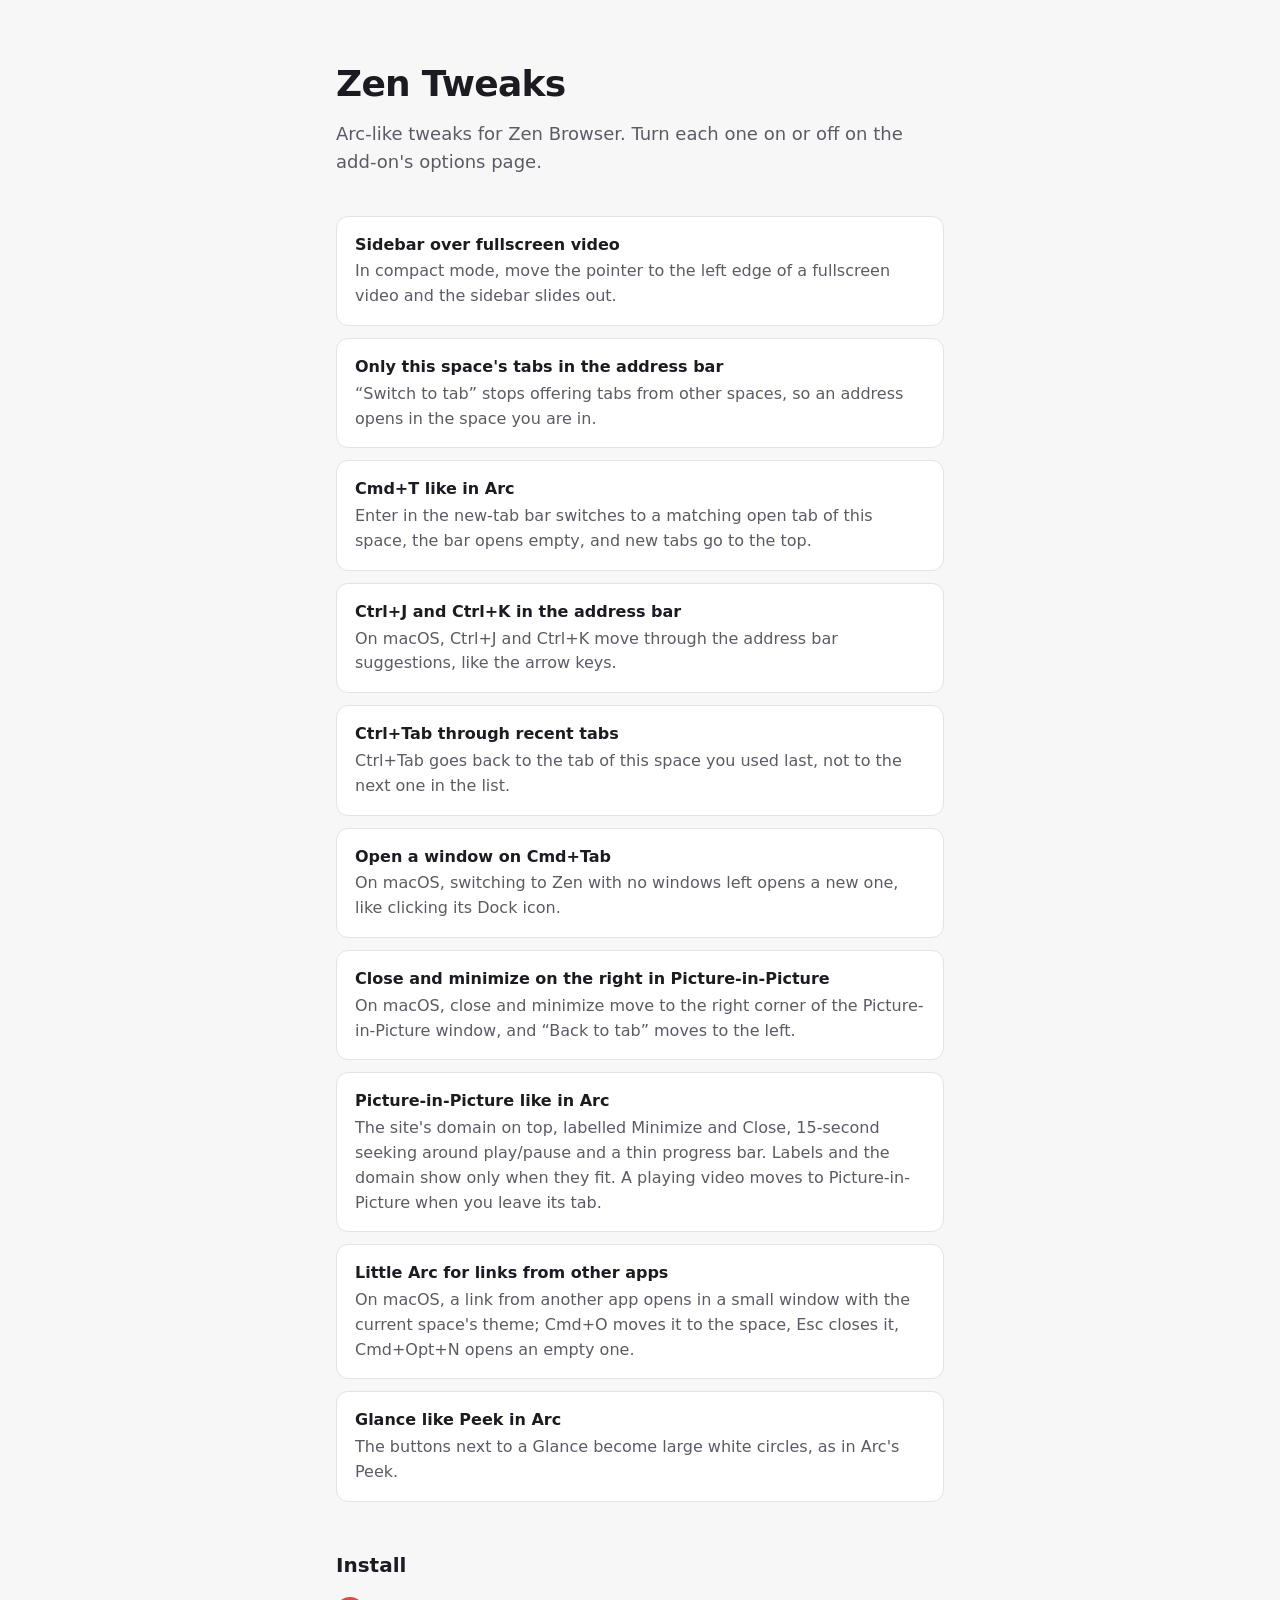
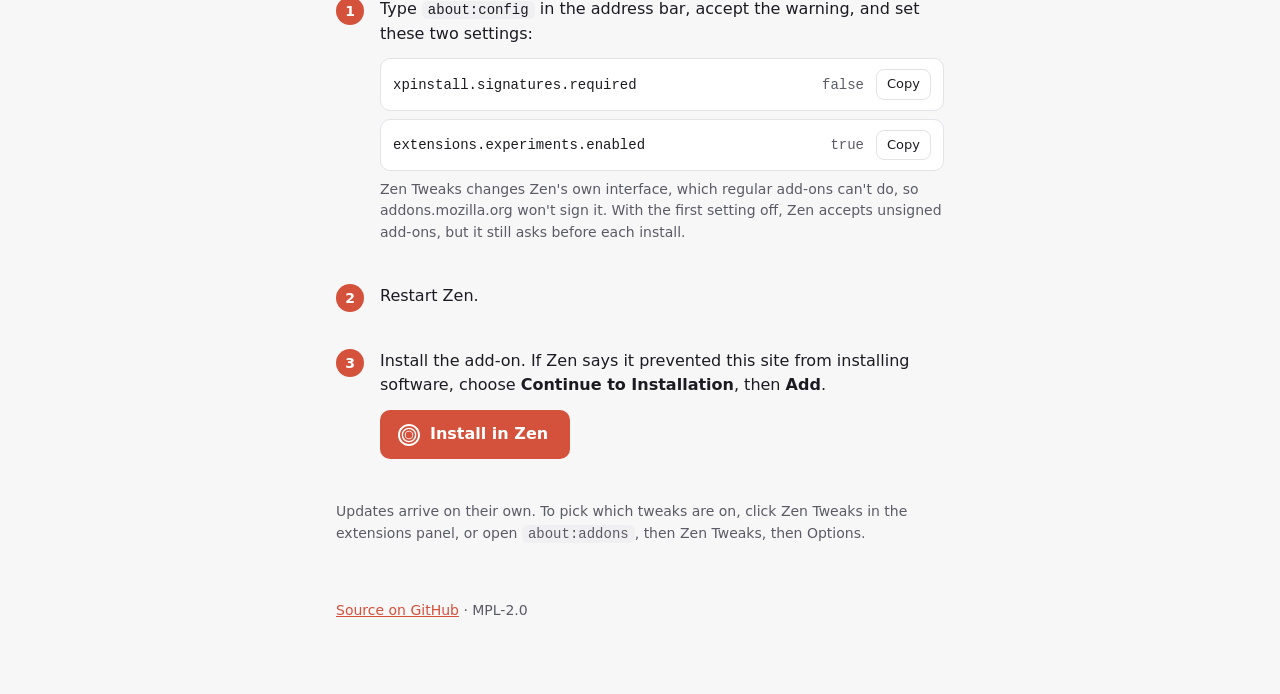
<file: site/index.html>
<!doctype html>
<html lang="en">
<head>
  <meta charset="utf-8">
  <meta name="viewport" content="width=device-width, initial-scale=1">
  <title>Zen Tweaks</title>
  <meta name="description" content="Arc-like tweaks for Zen Browser: the sidebar over fullscreen video, only this space's tabs in the address bar, Cmd+T like in Arc, Ctrl+J and Ctrl+K in the address bar, Ctrl+Tab through recent tabs, a window on Cmd+Tab, PiP buttons on the right, Picture-in-Picture like in Arc, Little Arc, Glance like Peek.">
  <style>
    :root {
      color-scheme: light dark;
      --bg: light-dark(#f7f7f8, #141416);
      --surface: light-dark(#ffffff, #1d1d21);
      --text: light-dark(#1c1b22, #ececf1);
      --muted: light-dark(#5b5b66, #a3a3ad);
      --border: light-dark(#e3e3e8, #2c2c33);
      /* Ближе к фирменному #F76F53 Zen, но с читаемым текстом на кнопке */
      --accent: light-dark(#d4513b, #f76f53);
      --accent-text: light-dark(#fff, #1a0f0c);
      --code-bg: light-dark(#f0f0f3, #26262c);
    }

    * { box-sizing: border-box; }

    body {
      margin: 0;
      background: var(--bg);
      color: var(--text);
      font: 16px/1.55 -apple-system, BlinkMacSystemFont, "Segoe UI", system-ui, sans-serif;
    }

    main {
      max-width: 640px;
      margin: 0 auto;
      padding: 56px 16px 72px;
    }

    h1 {
      margin: 0 0 8px;
      font-size: 36px;
      letter-spacing: -0.02em;
    }

    .lead {
      margin: 0 0 40px;
      color: var(--muted);
      font-size: 18px;
    }

    h2 {
      margin: 48px 0 16px;
      font-size: 20px;
    }

    .features {
      display: grid;
      gap: 12px;
      margin: 0;
      padding: 0;
      list-style: none;
    }

    .features li {
      padding: 16px 18px;
      border: 1px solid var(--border);
      border-radius: 12px;
      background: var(--surface);
    }

    .features strong {
      display: block;
      margin-bottom: 2px;
    }

    .features span {
      color: var(--muted);
    }

    ol.steps {
      margin: 0;
      padding: 0;
      list-style: none;
      counter-reset: step;
    }

    ol.steps > li {
      position: relative;
      padding: 0 0 28px 44px;
      counter-increment: step;
    }

    ol.steps > li::before {
      content: counter(step);
      position: absolute;
      left: 0;
      top: 0;
      width: 28px;
      height: 28px;
      border-radius: 50%;
      background: var(--accent);
      color: var(--accent-text);
      font-weight: 600;
      font-size: 14px;
      line-height: 28px;
      text-align: center;
    }

    ol.steps p {
      margin: 0 0 12px;
    }

    .pref {
      display: flex;
      align-items: center;
      gap: 12px;
      margin-bottom: 8px;
      padding: 10px 12px;
      border: 1px solid var(--border);
      border-radius: 10px;
      background: var(--surface);
    }

    code {
      padding: 1px 6px;
      border-radius: 6px;
      background: var(--code-bg);
      font: 14px ui-monospace, SFMono-Regular, Menlo, monospace;
    }

    .pref code {
      flex: 1;
      min-width: 0;
      padding: 0;
      background: none;
      overflow-wrap: anywhere;
    }

    .pref .value {
      color: var(--muted);
      font: 14px ui-monospace, SFMono-Regular, Menlo, monospace;
    }

    button.copy {
      flex: none;
      padding: 4px 10px;
      border: 1px solid var(--border);
      border-radius: 8px;
      background: transparent;
      color: var(--text);
      font: inherit;
      font-size: 13px;
      cursor: pointer;
    }

    button.copy:hover {
      border-color: var(--muted);
    }

    .install {
      display: inline-flex;
      align-items: center;
      gap: 10px;
      padding: 12px 22px 12px 18px;
      border-radius: 10px;
      background: var(--accent);
      color: var(--accent-text);
      font-weight: 600;
      text-decoration: none;
    }

    .install:hover {
      filter: brightness(1.08);
    }

    .install svg {
      width: 22px;
      height: 22px;
      fill: currentColor;
    }

    .note {
      color: var(--muted);
      font-size: 14px;
    }

    a {
      color: var(--accent);
    }

    footer {
      margin-top: 56px;
      color: var(--muted);
      font-size: 14px;
    }
  </style>
</head>
<body>
  <main>
    <h1>Zen Tweaks</h1>
    <p class="lead">Arc-like tweaks for Zen Browser. Turn each one on or off on the add-on's options page.</p>

    <ul class="features">
      <li>
        <strong>Sidebar over fullscreen video</strong>
        <span>In compact mode, move the pointer to the left edge of a fullscreen video and the sidebar slides out.</span>
      </li>
      <li>
        <strong>Only this space's tabs in the address bar</strong>
        <span>“Switch to tab” stops offering tabs from other spaces, so an address opens in the space you are in.</span>
      </li>
      <li>
        <strong>Cmd+T like in Arc</strong>
        <span>Enter in the new-tab bar switches to a matching open tab of this space, the bar opens empty, and new tabs go to the top.</span>
      </li>
      <li>
        <strong>Ctrl+J and Ctrl+K in the address bar</strong>
        <span>On macOS, Ctrl+J and Ctrl+K move through the address bar suggestions, like the arrow keys.</span>
      </li>
      <li>
        <strong>Ctrl+Tab through recent tabs</strong>
        <span>Ctrl+Tab goes back to the tab of this space you used last, not to the next one in the list.</span>
      </li>
      <li>
        <strong>Open a window on Cmd+Tab</strong>
        <span>On macOS, switching to Zen with no windows left opens a new one, like clicking its Dock icon.</span>
      </li>
      <li>
        <strong>Close and minimize on the right in Picture-in-Picture</strong>
        <span>On macOS, close and minimize move to the right corner of the Picture-in-Picture window, and “Back to tab” moves to the left.</span>
      </li>
      <li>
        <strong>Picture-in-Picture like in Arc</strong>
        <span>The site's domain on top, labelled Minimize and Close, 15-second seeking around play/pause and a thin progress bar. Labels and the domain show only when they fit. A playing video moves to Picture-in-Picture when you leave its tab.</span>
      </li>
      <li>
        <strong>Little Arc for links from other apps</strong>
        <span>On macOS, a link from another app opens in a small window with the current space's theme; Cmd+O moves it to the space, Esc closes it, Cmd+Opt+N opens an empty one.</span>
      </li>
      <li>
        <strong>Glance like Peek in Arc</strong>
        <span>The buttons next to a Glance become large white circles, as in Arc's Peek.</span>
      </li>
    </ul>

    <h2>Install</h2>
    <ol class="steps">
      <li>
        <p>Type <code>about:config</code> in the address bar, accept the warning, and set these two settings:</p>
        <div class="pref">
          <code>xpinstall.signatures.required</code>
          <span class="value">false</span>
          <button class="copy" data-copy="xpinstall.signatures.required">Copy</button>
        </div>
        <div class="pref">
          <code>extensions.experiments.enabled</code>
          <span class="value">true</span>
          <button class="copy" data-copy="extensions.experiments.enabled">Copy</button>
        </div>
        <p class="note">Zen Tweaks changes Zen's own interface, which regular add-ons can't do, so addons.mozilla.org won't sign it. With the first setting off, Zen accepts unsigned add-ons, but it still asks before each install.</p>
      </li>
      <li>
        <p>Restart Zen.</p>
      </li>
      <li>
        <p>Install the add-on. If Zen says it prevented this site from installing software, choose <strong>Continue to Installation</strong>, then <strong>Add</strong>.</p>
        <a class="install" href="zen-tweaks.xpi">
          <!-- Логотип Zen Browser из Simple Icons (CC0) -->
          <svg viewBox="0 0 24 24" aria-hidden="true"><path d="M24 12c0 6.627-5.373 12-12 12S0 18.627 0 12 5.373 0 12 0s12 5.373 12 12zm-12 9.846c5.438 0 9.846-4.408 9.846-9.846S17.438 2.154 12 2.154 2.154 6.562 2.154 12 6.562 21.846 12 21.846zM20 12a8 8 0 1 1-16 0 8 8 0 0 1 16 0zm-8 6.462a6.462 6.462 0 1 0 0-12.924 6.462 6.462 0 0 0 0 12.924zm0-1.847a4.615 4.615 0 1 0 0-9.23 4.615 4.615 0 0 0 0 9.23zM15.692 12a3.692 3.692 0 1 1-7.384 0 3.692 3.692 0 0 1 7.384 0z"/></svg>
          Install in Zen
        </a>
      </li>
    </ol>

    <p class="note">Updates arrive on their own. To pick which tweaks are on, click Zen Tweaks in the extensions panel, or open <code>about:addons</code>, then Zen Tweaks, then Options.</p>

    <footer>
      <a href="https://github.com/odiumuniverse/zen-tweaks">Source on GitHub</a> · MPL-2.0
    </footer>
  </main>

  <script>
    for (const button of document.querySelectorAll("button.copy")) {
      button.addEventListener("click", async () => {
        await navigator.clipboard.writeText(button.dataset.copy);
        button.textContent = "Copied";
        setTimeout(() => (button.textContent = "Copy"), 1500);
      });
    }
  </script>
</body>
</html>
</file>
